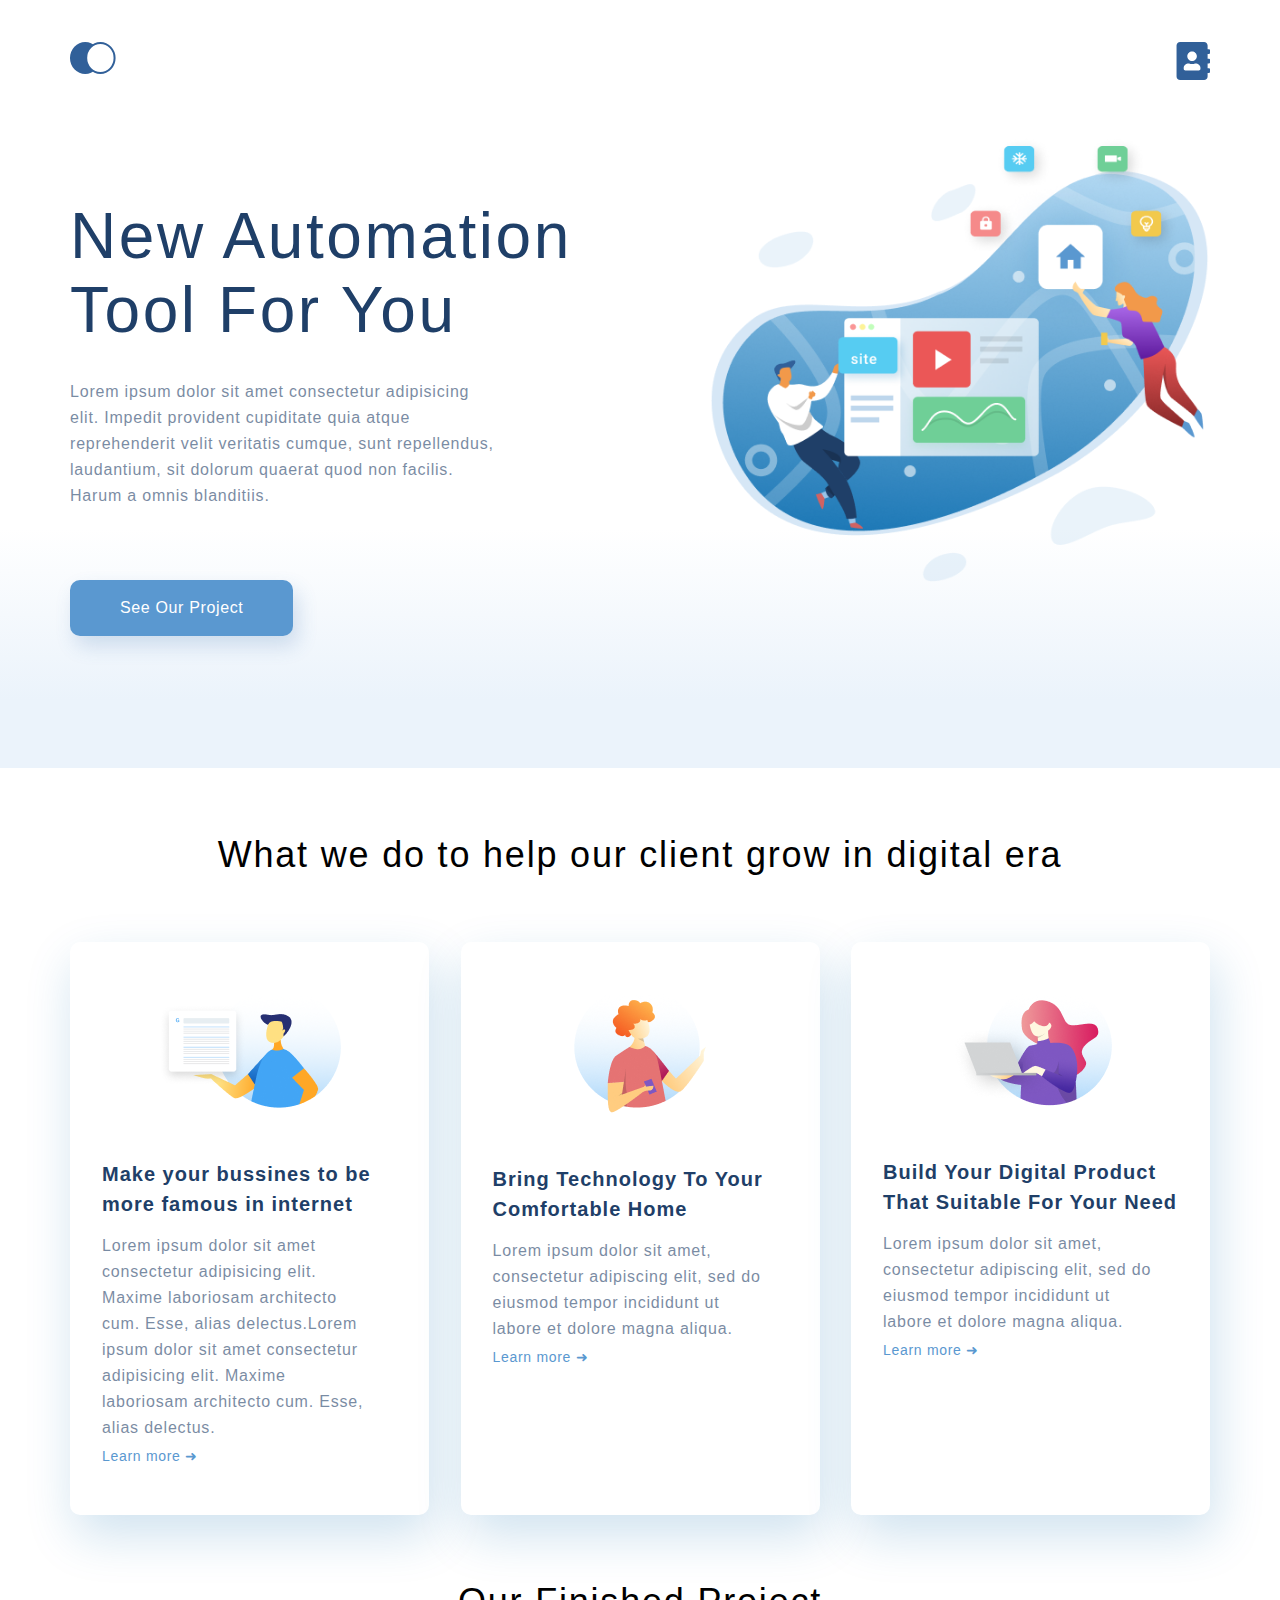
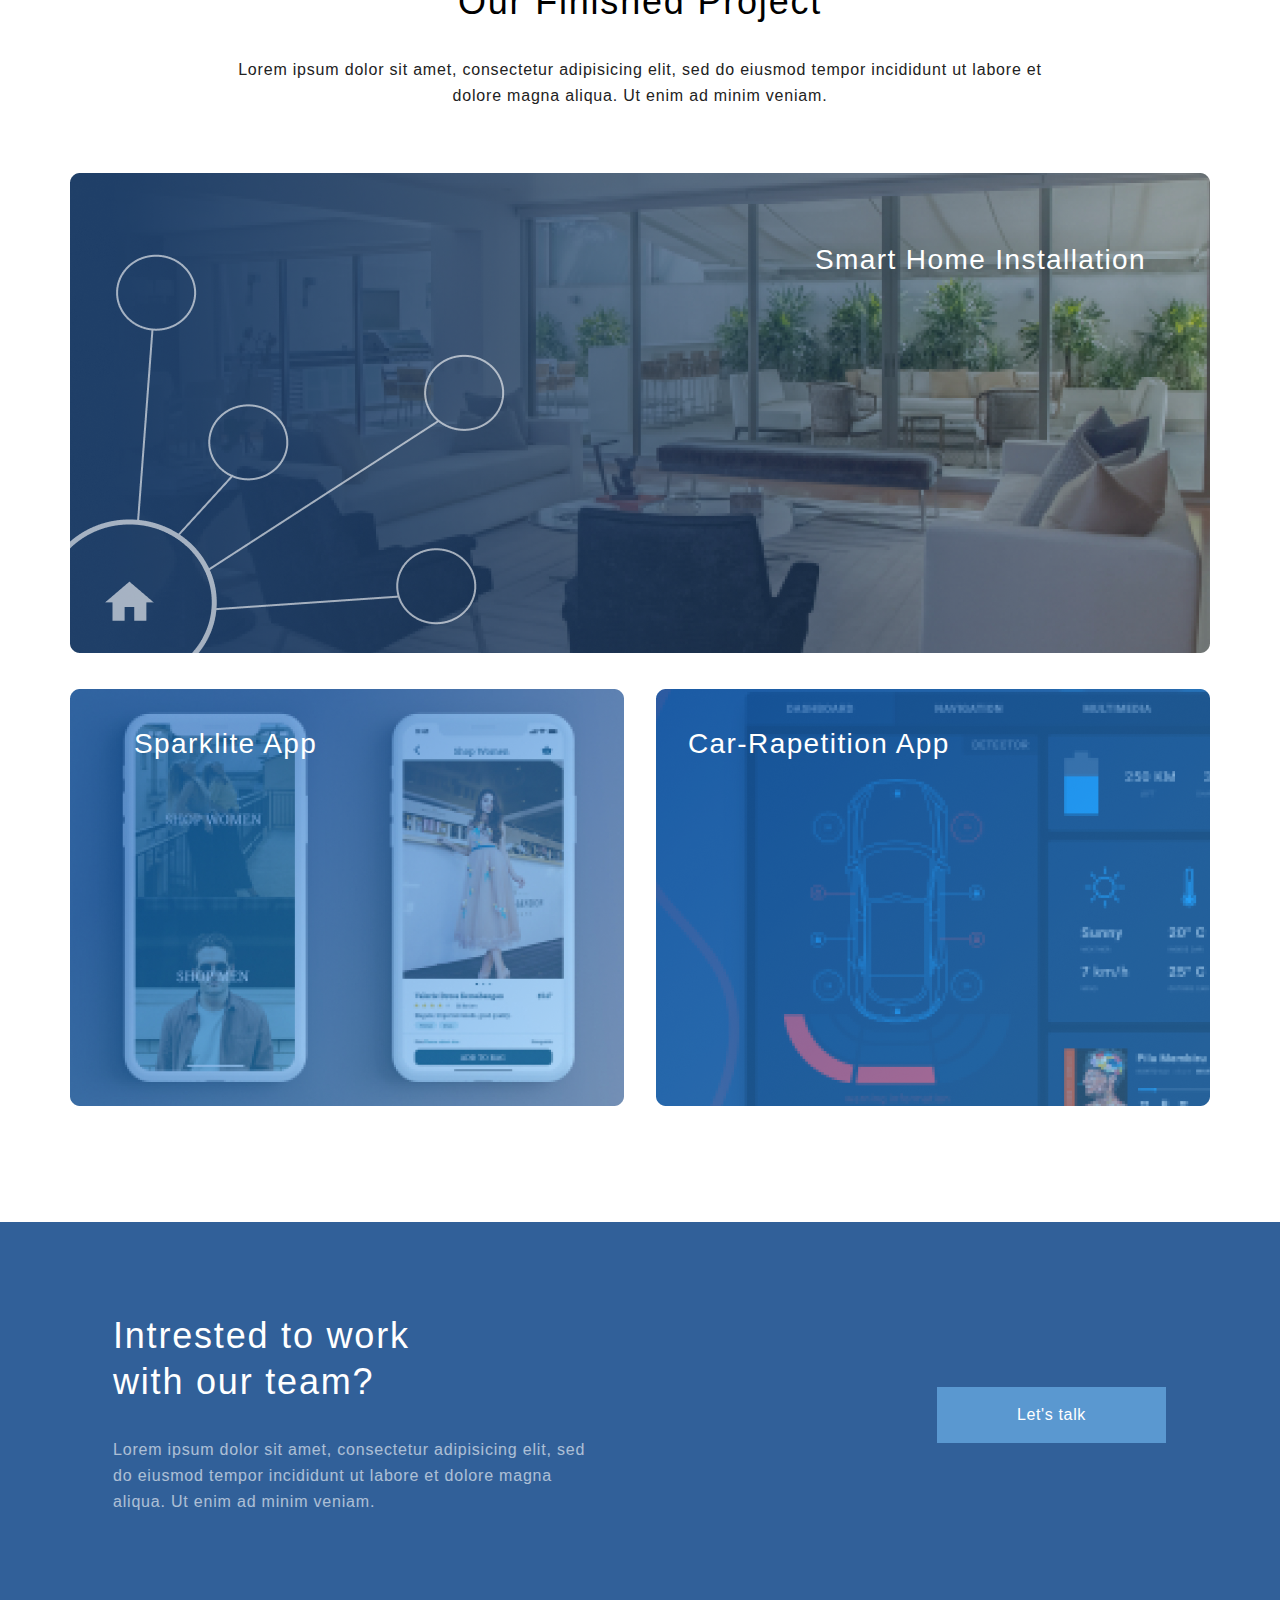
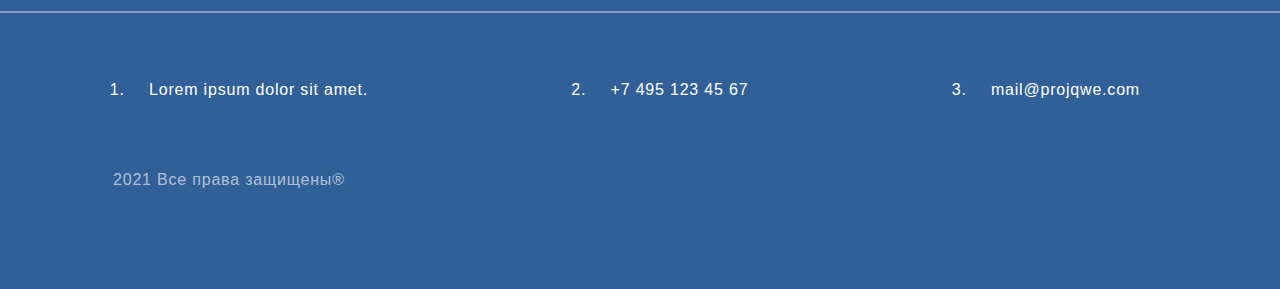
<file: index.html>
<!DOCTYPE html>
<html lang="en">

<head>
    <meta charset="UTF-8">
    <meta http-equiv="X-UA-Compatible" content="IE=edge">
    <meta name="viewport" content="width=device-width, initial-scale=1.0">
    <title>Document</title>
    <link rel="stylesheet" type="text/css" href="stili.css">
    <link rel="stylesheet" type="text/css" href="mediacss/mainpage.css">
    <link rel="stylesheet" type="text/css" href="mediacss/contacts.css">

</head>

<body>
    <header>
        <div class="top">
            <div class="container top_box">
                <ul class="header">
                    <li>
                        <a class="img_link" href="index.html"><img src="pic/home.svg" alt="home"></a>
                    </li>
                    <li>
                        <a class="img_link" href="contacts.html"><img src="pic/contacts.svg" alt="contacts"></a>
                    </li>
                </ul>

                <div class="top_info">
                    <h1 class="top_heading">New Automation Tool For You</h1>
                    <p class="text gen-text">Lorem ipsum dolor sit amet consectetur adipisicing elit. Impedit provident cupiditate quia atque reprehenderit velit veritatis cumque, sunt repellendus, laudantium, sit dolorum quaerat quod non facilis. Harum a omnis blanditiis.</p>
                    <a href="#" class="top_button">See Our Project</a>
                </div>
            </div>
        </div>
    </header>
    <main>
        <div class="what-we-do container">
            <h3 class="heading">What we do to help our client grow in digital era</h3>
            <div class="cardbox">
                <div class="card">
                    <img class="card_image" src="pic/card-1.png" alt="card 1">
                    <h4 class="heading_mini">Make your bussines to be more famous in internet</h4>
                    <p class="text text_card">Lorem ipsum dolor sit amet consectetur adipisicing elit. Maxime laboriosam architecto cum. Esse, alias delectus.Lorem ipsum dolor sit amet consectetur adipisicing elit. Maxime laboriosam architecto cum. Esse, alias delectus.</p>
                    <a href="#" class="card_link arrow">Learn more</a>
                </div>
                <div class="card">
                    <img class="card_image" src="pic/card-2.png" alt="card 2">
                    <h4 class="heading_mini">Bring Technology To Your Comfortable Home</h4>
                    <p class="text text_card">Lorem ipsum dolor sit amet, consectetur adipiscing elit, sed do eiusmod tempor incididunt ut labore et dolore magna aliqua.</p>
                    <a href="#" class="card_link">Learn more</a>
                </div>
                <div class="card">
                    <img class="card_image" src="pic/card-3.png" alt="card 3">
                    <h4 class="heading_mini">Build Your Digital Product That Suitable For Your Need</h4>
                    <p class="text text_card">Lorem ipsum dolor sit amet, consectetur adipiscing elit, sed do eiusmod tempor incididunt ut labore et dolore magna aliqua.</p>
                    <a href="#" class="card_link">Learn more</a>
                </div>
            </div>
        </div>

        <div class="project container">
            <h3 class="heading">Our Finished Project</h3>
            <p class="text text_project">Lorem ipsum dolor sit amet, consectetur adipisicing elit, sed do eiusmod tempor incididunt ut labore et dolore magna aliqua. Ut enim ad minim veniam.</p>
            <div class="project_item">
                <img class="project_image" src="pic/photo_1.png" alt="photo 1">
                <p class="project_text">Smart Home Installation</p>
            </div>
            <div class="project_parent">
                <div class="project_item project_item_margin">
                    <img class="project_image" src="pic/photo_2.png" alt="photo 2">
                    <p class="project_text2">Sparklite App</p>
                </div>
                <div class="project_item">
                    <img class="project_image" src="pic/photo_3.png" alt="photo 3">
                    <p class="project_text3">Car-Rapetition App</p>
                </div>
            </div>
        </div>
    </main>
    <footer class="backfoot footerheight container">
        <div>
            <div class="lasttext">
                <div>
                    <h3 class="heading heading_foot">Intrested to work with our team?</h3>
                    <p class="text foot_text">Lorem ipsum dolor sit amet, consectetur adipisicing elit, sed do eiusmod tempor incididunt ut labore et dolore magna aliqua. Ut enim ad minim veniam.</p>
                </div>
                <div class="fbstil">
                    <a href="contacts.html" class="foot_button">Let's talk</a>
                </div>
            </div>
            <hr class="hr_stil">
            <div>
                <ol class="boxlist text box_text">
                    <li class="box_pad">Lorem ipsum dolor sit amet.</li>
                    <li class="box_pad"><a href="#" class="box_phone">+7 495 123 45 67</a></li>
                    <li class="box_pad"><a href="#" class="box_mail">mail@projqwe.com</a></li>
                </ol>
            </div>
            <div class="copyright text foot_text">
                <p>2021 Все права защищены®</p>
            </div>
        </div>
    </footer>
</body>

</html>
</file>
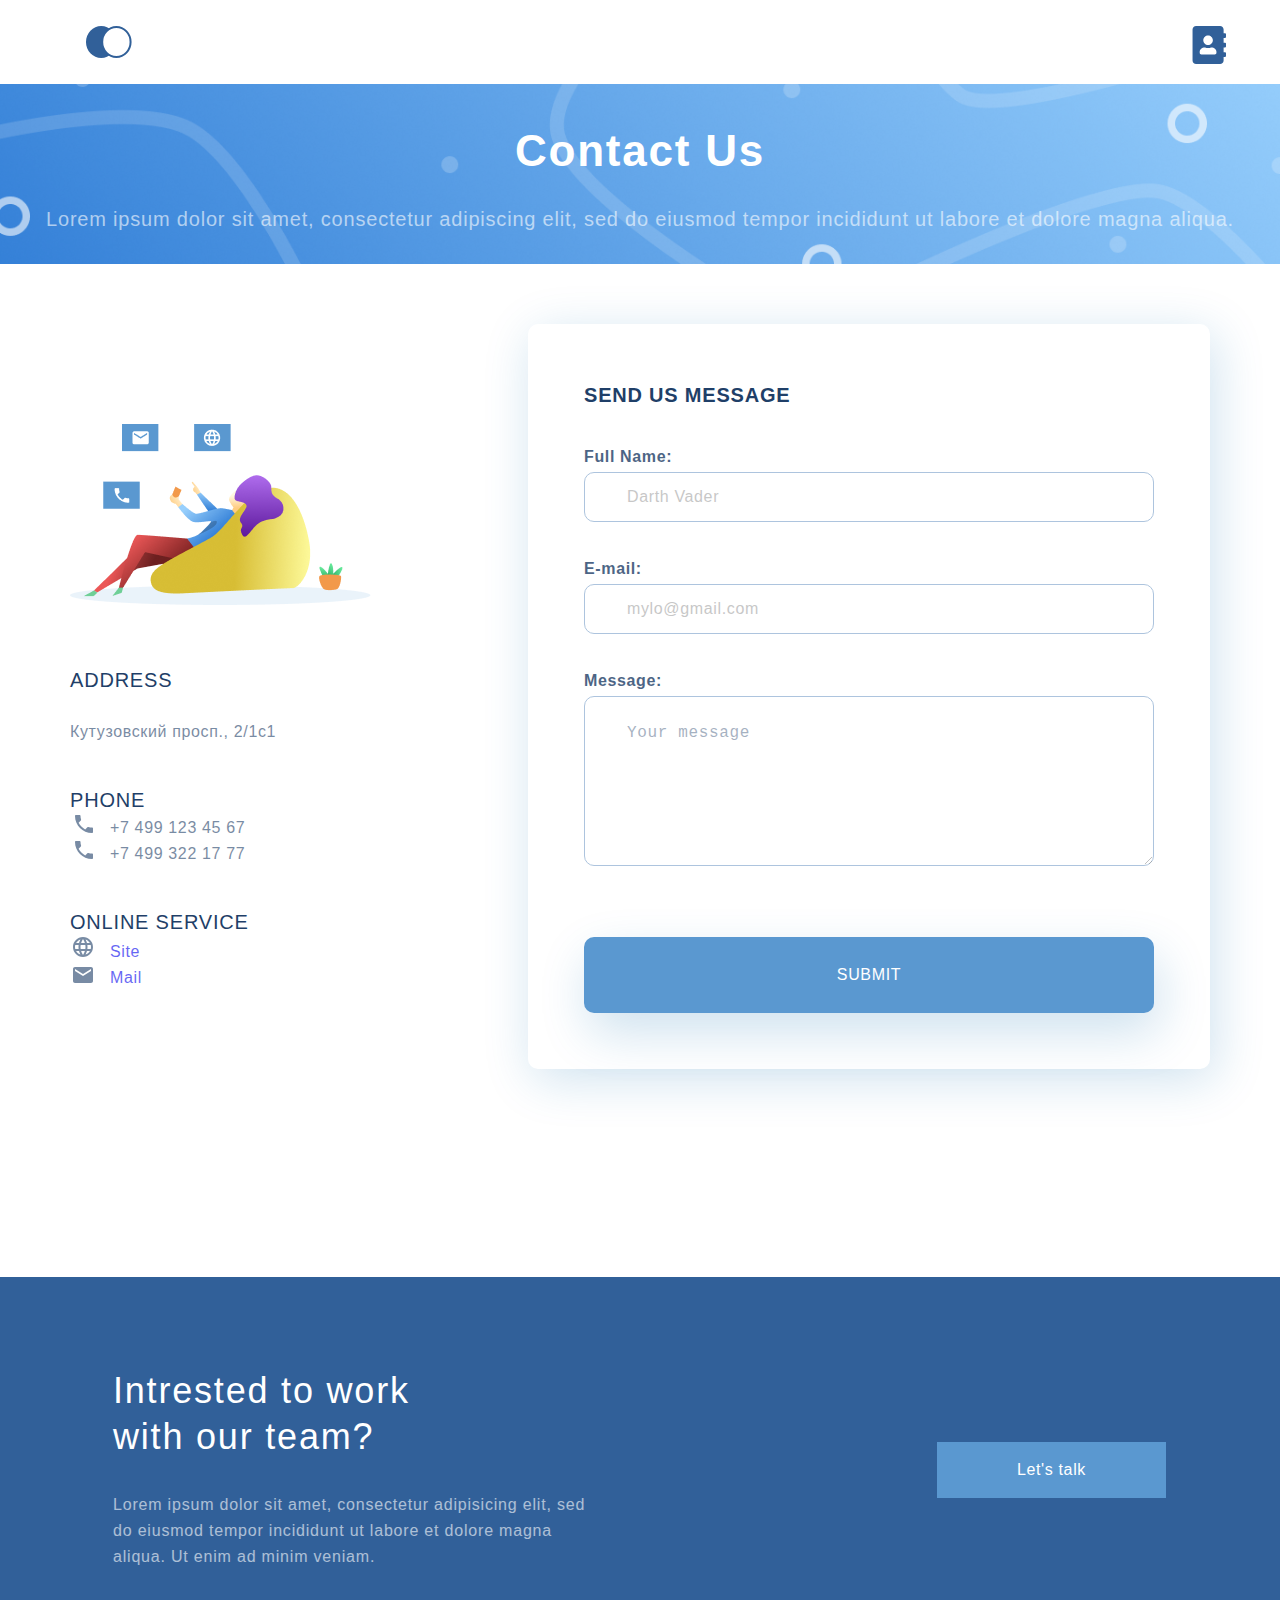
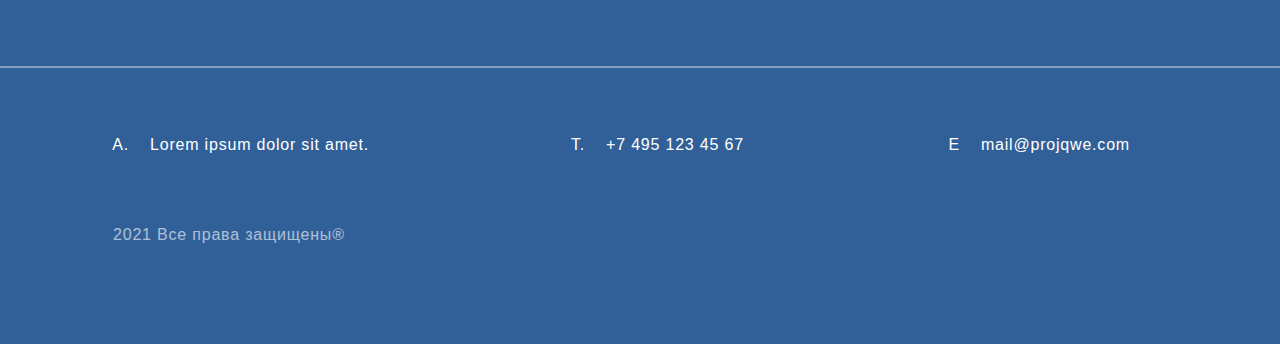
<file: contacts.html>
<!DOCTYPE html>
<html lang="en">

<head>
    <meta charset="UTF-8">
    <meta http-equiv="X-UA-Compatible" content="IE=edge">
    <meta name="viewport" content="width=device-width, initial-scale=1.0">
    <title>Document</title>
    <link rel="stylesheet" type="text/css" href="stili.css">
    <link rel="stylesheet" type="text/css" href="mediacss/mainpage.css">
    <link rel="stylesheet" type="text/css" href="mediacss/contacts.css">
</head>

<body>
    <header>
        <div class="top_contact">
            <div class="top_box_contact container">
                <ul class="header_contact">
                    <li>
                        <a class="img_link" href="index.html"><img src="pic/home.svg" alt="home"></a>
                    </li>
                    <li>
                        <a class="img_link" href="contacts.html"><img src="pic/contacts.svg" alt="contacts"></a>
                    </li>
                </ul>
            </div>
            <div class="top_info_contact container">
                <h2 class="top_heading_contact">Contact Us</h2>
                <p class="base_text_contact">Lorem ipsum dolor sit amet, consectetur adipiscing elit, sed do eiusmod tempor incididunt ut labore et dolore magna aliqua.</p>
            </div>
        </div>
    </header>
    <main>
        <div class="container">
            <ul class="pageheader">
                <li class="comms">
                    <img class="cont_pic" src="pic/contact_pic.png" alt="picture">
                    <div class="adess_list">
                        <div>
                            <h4 class="adress_heading">Address</h4>
                            <p class="adress_text">Кутузовский просп., 2/1с1</p>
                        </div>
                        <div class="list2">
                            <h4 class="phone_heading">Phone</h4>
                            <ul class="phones">
                                <li class="servs">+7 499 123 45 67</li>
                                <li class="servs">+7 499 322 17 77</li>
                            </ul>
                        </div>
                        <div class="list3">
                            <h4 class="serv_heading">Online service</h4>
                            <div class="datalinks">
                                <ul class="serv_links">
                                    <li class="servs1"><a class="sertdn" href="https://www.codecademy.com/" target="_blank">Site</a></li>
                                    <li class="servs2"><a class="sertdn" href="mail@projqwe.com" target="_blank">Mail</a></li>
                                </ul>
                            </div>
                        </div>
                    </div>
                </li>

                <li class="feedback">
                    <h4 class="send_heading">SEND US MESSAGE</h4>
                    <form class="formtext" action="#">
                        <p class="text_heading">Full Name:</p>
                        <input class="feedback_area" type="text" placeholder="Darth Vader"><br>
                        <p class="text_heading">E-mail:</p>
                        <input class="feedback_area" type="email" placeholder="mylo@gmail.com"><br>
                        <p class="text_heading">Message:</p>
                        <textarea class="feedback_area area_text" cols="20" rows="5">Your message</textarea><br>
                        <button class="sub1" type="submit">Submit</button><br>
                    </form>
                </li>
            </ul>
        </div>
        <div class="mapsite container">
            <script class="mapsite_width" async src="https://api-maps.yandex.ru/services/constructor/1.0/js/?um=constructor%3Af2cddb62f20f9595de6993f2a2eb2fc840207b0cd2973cc64500d49cc59e823b&amp;width=1140&amp;height=505&amp;lang=ru_RU&amp;scroll=true"></script>
        </div>
    </main>

    <footer class="backfoot footerheight container">
        <div>
            <div class="lasttext">
                <div>
                    <h3 class="heading heading_foot">Intrested to work with our team?</h3>
                    <p class="text foot_text">Lorem ipsum dolor sit amet, consectetur adipisicing elit, sed do eiusmod tempor incididunt ut labore et dolore magna aliqua. Ut enim ad minim veniam.</p>
                </div>
                <div class="fbstil">
                    <a href="#" class="foot_button">Let's talk</a>
                </div>
            </div>
            <hr class="hr_stil">
            <div>
                <ol class="boxlist1 text box_text1">
                    <li class="boxlistvalue1">Lorem ipsum dolor sit amet.</li>
                    <li class="boxlistvalue2"><a href="#" class="box_phone">+7 495 123 45 67</a></li>
                    <li class="boxlistvalue3"><a href="#" class="box_mail">mail@projqwe.com</a></li>
                </ol>
            </div>
            <div class="copyright text foot_text">
                <p>2021 Все права защищены®</p>
            </div>
        </div>
    </footer>
</body>

</html>
</file>
<file: stili.css>
* {
    margin: 0;
    padding: 0;
}

.container {
    max-width: 1140px;
    margin: 0 auto;
}

.footerheight {
    height: 660px;
}

html,
body {
    font-family: sans-serif;
}

.top {
    background: linear-gradient(0deg, #EBF3FB 8.84%, rgba(152, 195, 232, 0) 31.12%);
    min-height: 768px;
}

.top_box {
    display: flex;
    flex-direction: column;
    height: 100%;
}

.top_info {
    background-image: url(pic/top_back.png);
    flex-grow: 1;
    padding-top: 115px;
    background-repeat: no-repeat;
    background-position: right center;
    background-size: 44%;
}

.header {
    display: flex;
    justify-content: space-between;
    list-style-type: none;
    padding-top: 42px;
}

.img_link:hover {
    box-shadow: 10px 20px 50px rgba(5, 44, 70, 0.548);
    border-radius: 10px;
    opacity: 0.5;
}


/*p {
    font-size: 16px;
    line-height: 26px;
    color: #1F3F68;
}*/

.top_heading {
    width: 510px;
    font-weight: 300;
    font-size: 64px;
    line-height: 74px;
    letter-spacing: 0.04em;
    color: #1F3F68;
    margin-bottom: 32px;
}

.text {
    font-size: 16px;
    line-height: 26px;
    letter-spacing: 0.05em;
    color: #1F3F68;
    opacity: 0.6;
}

.gen-text {
    width: 425px;
}

.text_card {
    width: 270px;
}

.text_project {
    width: 75%;
    margin: 32px auto 64px;
    color: #222222;
    text-align: center;
    opacity: 1;
}

.top_button {
    display: inline-block;
    font-size: 16px;
    line-height: 26px;
    text-align: center;
    letter-spacing: 0.04em;
    color: #FFFFFF;
    background: #5A98D0;
    box-shadow: 5px 10px 20px rgba(53, 110, 173, 0.2);
    border-radius: 10px;
    text-decoration: none;
    padding: 15px 50px;
    margin-top: 71px;
}

.top_button:hover {
    font-size: 18px;
}

.heading {
    font-size: 36px;
    text-align: center;
    font-weight: 300;
    line-height: 46px;
    letter-spacing: 0.05em;
    color: #000000;
}

.heading_mini {
    font-size: 20px;
    line-height: 30px;
    letter-spacing: 0.05em;
    color: #1F3F68;
    margin-bottom: 14px;
}

.what-we-do {
    padding-top: 64px;
}

.cardbox {
    display: flex;
    flex-wrap: wrap;
    justify-content: space-between;
    padding-top: 64px;
    padding-bottom: 64px;
}

.card_link {
    font-size: 14px;
    line-height: 30px;
    letter-spacing: 0.05em;
    color: #5A98D0;
    text-decoration: none;
}

.card_link:hover {
    color: gray;
    font-size: 16px;
    line-height: 30px;
    letter-spacing: 0.05em;
    color: #5A98D0;
    text-decoration: none;
}

.card_link::after {
    content: " \279C";
    font-size: 14px;
    line-height: 30px;
    letter-spacing: 0.05em;
    color: #5A98D0;
    text-decoration: none;
}

.card {
    display: flex;
    flex-direction: column;
    width: 359px;
    padding: 44px 32px;
    box-sizing: border-box;
    background: #FFFFFF;
    box-shadow: 5px 20px 50px rgba(16, 112, 177, 0.2);
    border-radius: 10px;
}

.card:hover {
    width: 359px;
    box-shadow: 15px 20px 80px rgba(12, 80, 126, 0.589);
}

.card_image {
    align-self: center;
    margin-bottom: 51px;
}

.project {
    padding: 0px;
}

.project_item {
    position: relative;
    flex-wrap: wrap;
    flex-grow: 1;
}

.project_item_margin {
    margin-right: 32px;
}

.project_parent {
    display: flex;
    justify-content: space-between;
    margin-top: 32px;
}

.project_image {
    width: 100%;
}

.project_text {
    position: absolute;
    font-size: 28px;
    line-height: 46px;
    text-align: right;
    letter-spacing: 0.05em;
    color: #FFFFFF;
    top: 64px;
    right: 64px;
}

.project_text2 {
    position: absolute;
    font-size: 28px;
    line-height: 46px;
    text-align: left;
    letter-spacing: 0.05em;
    color: #FFFFFF;
    top: 32px;
    left: 64px;
}

.project_text3 {
    position: absolute;
    font-size: 28px;
    line-height: 46px;
    text-align: left;
    letter-spacing: 0.05em;
    color: #FFFFFF;
    top: 32px;
    left: 32px;
}

.backfoot {
    display: block;
    position: relative;
    max-width: 100%;
    background: #316099;
    margin-top: 112px;
    height: 100%;
}

.heading_foot {
    font-size: 36px;
    width: 340px;
    line-height: 46px;
    letter-spacing: 0.05em;
    color: #FFFFFF;
    text-align: left;
    padding-bottom: 32px;
    margin-left: 113px;
    margin-top: 91px;
}

.foot_text {
    width: 495px;
    text-align: left;
    margin-left: 113px;
    padding-bottom: 96px;
    color: #FFFFFF;
}

.foot_button {
    display: inline-block;
    color: #FFFFFF;
    background: #5A98D0;
    text-decoration: none;
    font-size: 16px;
    line-height: 26px;
    letter-spacing: 0.04em;
    padding: 15px 80px;
    margin-top: 165px;
    margin-right: 114px;
}

.foot_button:hover {
    font-size: 20px;
}

.hr_stil {
    opacity: 0.4;
    border: 1px solid #FFFFFF;
}

.lasttext {
    display: flex;
    justify-content: space-between;
    box-sizing: border-box;
}

.headfoot {
    width: 340px;
}


/*.checklist{
}*/

.boxlist {
    display: flex;
    flex-wrap: wrap;
    justify-content: space-between;
    margin: 64px 130px;
}

.box_text {
    color: #FFFFFF;
    opacity: 1;
}

.box_pad {
    padding-left: 19px;
    padding-right: 10px;
}

.copyright {
    display: flex;
    text-align: left;
    margin-top: 64px;
}


/* Далее следуют стили для страницы "Контакты" */

.top_contact {
    padding: 10px 0px 0px 0px;
    max-width: 100%;
}

.top_box_contact {
    display: flex;
    flex-direction: column;
}

.header_contact {
    width: 100%;
    display: flex;
    justify-content: space-between;
    list-style-type: none;
    padding: 16px;
}

.top_info_contact {
    background-position: center;
    background-size: cover;
    background-image: url(pic/back_cont.png);
    background-repeat: no-repeat;
    max-width: 100%;
}

.top_heading_contact {
    font-weight: 500;
    max-width: 100%;
    font-size: 44px;
    line-height: 74px;
    font-weight: bold;
    text-align: center;
    letter-spacing: 0.04em;
    color: #FFFFFF;
    padding-top: 30px;
    margin-bottom: 16px;
}

.base_text_contact {
    padding-bottom: 30px;
    font-size: 20px;
    line-height: 30px;
    width: 100%;
    text-align: center;
    letter-spacing: 0.04em;
    color: rgba(255, 255, 255, 0.6);
}

.test {}

.pageheader {
    display: flex;
    flex-wrap: wrap;
    list-style-type: none;
    margin-top: 60px;
}

.comms {
    position: relative;
    flex-wrap: wrap;
    flex-grow: 1;
    background: rgb(255, 255, 255);
}

.cont_pic {
    padding-top: 100px;
}

.adess_list {
    margin-top: 56px;
    width: 50%;
}

.adress_heading {
    font-weight: 500;
    font-size: 20px;
    line-height: 30px;
    letter-spacing: 0.04em;
    color: #1F3F68;
    text-transform: uppercase;
}

.adress_text {
    font-weight: 300;
    font-size: 16px;
    line-height: 26px;
    letter-spacing: 0.04em;
    color: #1F3F68;
    opacity: 0.6;
    margin-top: 24px;
}

.list2 {
    margin-top: 40px;
}

.phone_heading {
    font-weight: 500;
    font-size: 20px;
    line-height: 30px;
    letter-spacing: 0.04em;
    color: #1F3F68;
    text-transform: uppercase;
}

.phones {
    padding-left: 30px;
}

.servs {
    list-style-image: url(pic/phone_pic.svg);
    padding-left: 10px;
    opacity: 0.6;
    font-weight: 300;
    font-size: 16px;
    line-height: 26px;
    letter-spacing: 0.04em;
    color: #1F3F68;
}

.list3 {
    margin-top: 40px;
}

.servs1 {
    list-style-image: url(pic/world.svg);
    padding-left: 10px;
    opacity: 0.6;
    font-weight: 300;
    font-size: 16px;
    line-height: 26px;
    letter-spacing: 0.04em;
    color: #1F3F68;
}

.servs2 {
    list-style-image: url(pic/letter.svg);
    padding-left: 10px;
    opacity: 0.6;
    font-weight: 300;
    font-size: 16px;
    line-height: 26px;
    letter-spacing: 0.04em;
    color: #1F3F68;
}

.sertdn {
    text-decoration: none;
}

.sertdn:visited {
    color: #1F3F68;
}

.sertdn:hover {
    font-size: 18px;
    color: gray;
}

.serv_links {
    padding-left: 30px;
}

.serv_heading {
    font-weight: 500;
    font-size: 20px;
    line-height: 30px;
    letter-spacing: 0.04em;
    color: #1F3F68;
    text-transform: uppercase;
}

.feedback {
    position: relative;
    width: 50%;
    padding: 56px;
    background: #FFFFFF;
    box-shadow: 5px 10px 50px rgb(16 112 177 / 20%);
    border-radius: 10px;
}

.send_heading {
    font-weight: 500;
    font-size: 20px;
    line-height: 30px;
    letter-spacing: 0.04em;
    color: #1F3F68;
    font-weight: bold
}

.text_heading {
    font-size: 16px;
    line-height: 30px;
    letter-spacing: 0.04em;
    color: #1F3F68;
    opacity: 0.8;
    padding-top: 32px;
    font-weight: bold
}

.feedback_area {
    width: 100%;
    height: 50px;
    opacity: 0.4;
    border: 1px solid #356EAD;
    box-sizing: border-box;
    resize: vertical;
    border-radius: 10px;
    font-weight: 300;
    font-size: 16px;
    line-height: 30px;
    letter-spacing: 0.04em;
    color: #1F3F68;
    padding-left: 42px;
}

.area_text {
    padding-top: 21px;
    height: 170px;
}

.mapsite {
    display: flex;
    margin-top: 96px;
    margin-bottom: 10px;
    font-size: 24px;
    line-height: 36px;
}

.formtext {
    max-width: 100%;
    font-size: 24px;
    color: #1F3F68;
    margin-right: auto;
}

.sub1 {
    background: #5A98D0;
    box-shadow: 5px 20px 50px rgb(16 112 177 / 20%);
    border-radius: 10px;
    border: none;
    text-align: center;
    text-transform: uppercase;
    padding: 25px 0;
    width: 100%;
    font-weight: 500;
    font-size: 16px;
    line-height: 26px;
    letter-spacing: 0.04em;
    color: #FFFFFF;
    margin-top: 65px;
}

.sub1:hover {
    border: none;
    font-size: 18px;
}

.boxlist1 {
    display: flex;
    flex-wrap: wrap;
    justify-content: space-between;
    margin: 64px 150px;
}

.box_text1 {
    color: #FFFFFF;
    opacity: 1;
}

.boxlistvalue1::marker {
    content: "A.    ";
}

.boxlistvalue2::marker {
    content: "T.    ";
}

.boxlistvalue3::marker {
    content: "E    ";
}

.box_phone {
    color: #FFFFFF;
    text-decoration: none;
}

.box_phone:visited {
    color: #FFFFFF;
}

.box_phone:hover {
    color: rgb(192, 192, 192);
}

.box_mail {
    color: #FFFFFF;
    text-decoration: none;
}

.box_mail:visited {
    color: #FFFFFF;
}

.box_mail:hover {
    color: rgb(192, 192, 192);
}
</file>
<file: mediacss/mainpage.css>
@media (max-width: 1139px) {
    .container {
        padding-left: 32px;
        padding-right: 32px;
    }
    .top_info {
        background-position: right 280px;
    }
    .top_button:hover {
        font-size: 16px;
    }
    .cardbox {
        flex-direction: column;
        align-items: center;
    }
    .card {
        margin-bottom: 32px;
    }
    .card:hover {
        width: 100%;
    }
    .card_link:hover {
        font-size: 14px;
    }
    .backfoot {
        display: flex;
        position: relative;
        max-width: 100vw;
        height: 100%;
        background: #316099;
        margin-top: 112px;
    }
    .lasttext {
        width: 100%;
        margin-top: -42px;
    }
    .foot_text {
        width: 340px;
    }
    .foot_button {
        padding: 10px 30px;
        white-space: nowrap;
    }
    .foot_button:hover {
        font-size: 16px;
    }
    .fbstil {
        margin-left: 40px;
        padding-top: 54px;
    }
    .boxlist {
        display: block;
    }
    .box_pad {
        padding-top: 25px;
    }
    .hr_stil {
        margin-left: -35px;
        width: 100vw;
    }
}

@media (max-width: 767px) {
    .header {
        padding-top: 24px;
    }
    .top {
        min-height: 376px;
        padding-bottom: 41px;
        box-sizing: border-box;
    }
    .top_button:hover {
        font-size: 12px;
    }
    .top_info {
        padding-top: 36px;
        display: flex;
        flex-direction: column;
        align-items: center;
        background-image: none;
    }
    .top_heading {
        width: 100%;
        font-size: 32px;
        line-height: 37px;
        margin-bottom: 12px;
        text-align: center;
    }
    .text {
        text-align: center;
    }
    .text_card {
        width: auto;
    }
    .gen-text {
        width: 100%;
        text-align: center;
    }
    .top_button {
        font-size: 12px;
        line-height: 26px;
        padding: 0 8px;
    }
    .heading {
        font-size: 24px;
        line-height: 28px;
    }
    .what-we-do {
        padding-top: 48px;
    }
    .cardbox {
        padding-top: 32px;
    }
    .card {
        width: 100%;
    }
    .text_project {
        width: 100%;
    }
    .project_text {
        font-size: 16px;
        line-height: 19px;
        top: 16px;
        right: 16px;
    }
    .project_text2 {
        top: 16px;
        left: 16px;
        font-size: 16px;
        line-height: 19px;
    }
    .project_text3 {
        top: 16px;
        left: 16px;
        font-size: 16px;
        line-height: 19px;
    }
    .project_parent {
        flex-direction: column;
        margin-top: 16px;
    }
    .project_item_margin {
        margin-right: 0px;
        margin-bottom: 16px;
    }
    .backfoot {
        display: flex;
        flex-direction: column;
        height: 100%;
        background: #316099;
        margin-top: 75px;
    }
    .lasttext {
        display: block;
        flex-direction: column;
        width: 100%;
        margin-top: -42px;
        box-sizing: border-box;
    }
    .foot_text {
        margin-left: 0px;
        width: 100%;
        text-align: center;
    }
    .foot_button {
        width: 120px;
        margin: 0 auto;
        margin-top: -95px;
        display: block;
        text-align: center;
        padding: 10px 15px;
        white-space: nowrap;
    }
    .fbstil {
        box-sizing: border-box;
        margin-left: 0px;
        padding-top: 0 auto;
    }
    .boxlist {
        display: block;
        margin: 0px
    }
    .box_pad {
        padding-top: 25px;
        text-align: center;
    }
    .hr_stil {
        width: 100vw;
        margin-left: -35px;
    }
    .heading_foot {
        margin-left: 0px;
        margin-top: 61px;
        width: 100%;
        text-align: center;
    }
}
</file>
<file: mediacss/contacts.css>
@media (max-width: 1139px) {
        .container {
            padding-left: 32px;
            padding-right: 32px;
        }
        .header_contact {
            width: 100%;
            padding: 35px 0px;
        }
        .base_text_contact {
            box-sizing: border-box;
        }
        .pageheader {
            flex-direction: column;
            flex-wrap: wrap;
            align-items: center;
        }
        .comms {
            text-align: -webkit-center;
            margin-bottom: 64px;
        }
        .phones {
            padding-left: 0px;
        }
        .serv_links {
            padding-left: 0px;
        }
        /*  */
        .backfoot {
            display: flex;
            position: relative;
            max-width: 100vw;
            height: 100%;
            background: #316099;
            margin-top: 112px;
        }
        .lasttext {
            width: 100%;
            margin-top: -42px;
        }
        .foot_text {
            width: 340px;
        }
        .foot_button {
            padding: 10px 30px;
            white-space: nowrap;
        }
        .fbstil {
            margin-left: 40px;
            padding-top: 54px;
        }
        .boxlist {
            display: block;
        }
        .box_pad {
            padding-top: 25px;
        }
        .hr_stil {
            margin-left: -35px;
            width: 100vw;
        }
        .mapsite {
            padding-left: 0px;
            padding-right: 0px;
        }
        .boxlist1 {
            flex-direction: column;
        }
    }
    
    @media (max-width: 767px) {
        .feedback {
            width: 70%;
        }
        .feedback_area {
            padding-left: 0px;
        }
        .comms {
            text-align: -webkit-auto;
            margin-bottom: 64px;
        }
        .phones {
            width: 100%;
            padding-top: 20px;
            padding-left: 30px;
        }
        .serv_links {
            padding-top: 20px;
            padding-left: 30px;
        }
        .sub1 {
            margin-top: 46px;
            padding: 12px 0;
        }
        .mapsite {
            margin-top: 32px;
        }
        .backfoot {
            display: flex;
            flex-direction: column;
            height: 100%;
            background: #316099;
            margin-top: 75px;
        }
        .lasttext {
            display: block;
            flex-direction: column;
            width: 100%;
            margin-top: -42px;
            box-sizing: border-box;
        }
        .foot_text {
            margin-left: 0px;
            width: 100%;
            text-align: center;
        }
        .foot_button {
            width: 120px;
            margin: 0 auto;
            margin-top: -95px;
            display: block;
            text-align: center;
            padding: 10px 15px;
            white-space: nowrap;
        }
        .fbstil {
            box-sizing: border-box;
            margin-left: 0px;
            padding-top: 0 auto;
        }
        .boxlist {
            display: block;
            margin: 0px
        }
        .boxlist1 {
            align-content: flex-end;
        }
        .box_pad {
            padding-top: 25px;
            text-align: center;
        }
        .hr_stil {
            width: 100vw;
            margin-left: -35px;
        }
        .heading_foot {
            margin-left: 0px;
            margin-top: 61px;
            width: 100%;
            text-align: center;
        }
        .copyright {
            display: block;
        }
    }
    
    @media (max-width: 767px) {
        .feedback {
            width: 50%;
        }
    }
    
    @media (max-width: 376px) {
        .boxlist1 {
            margin-right: 70px;
            align-content: flex-end;
        }
    }
</file>
